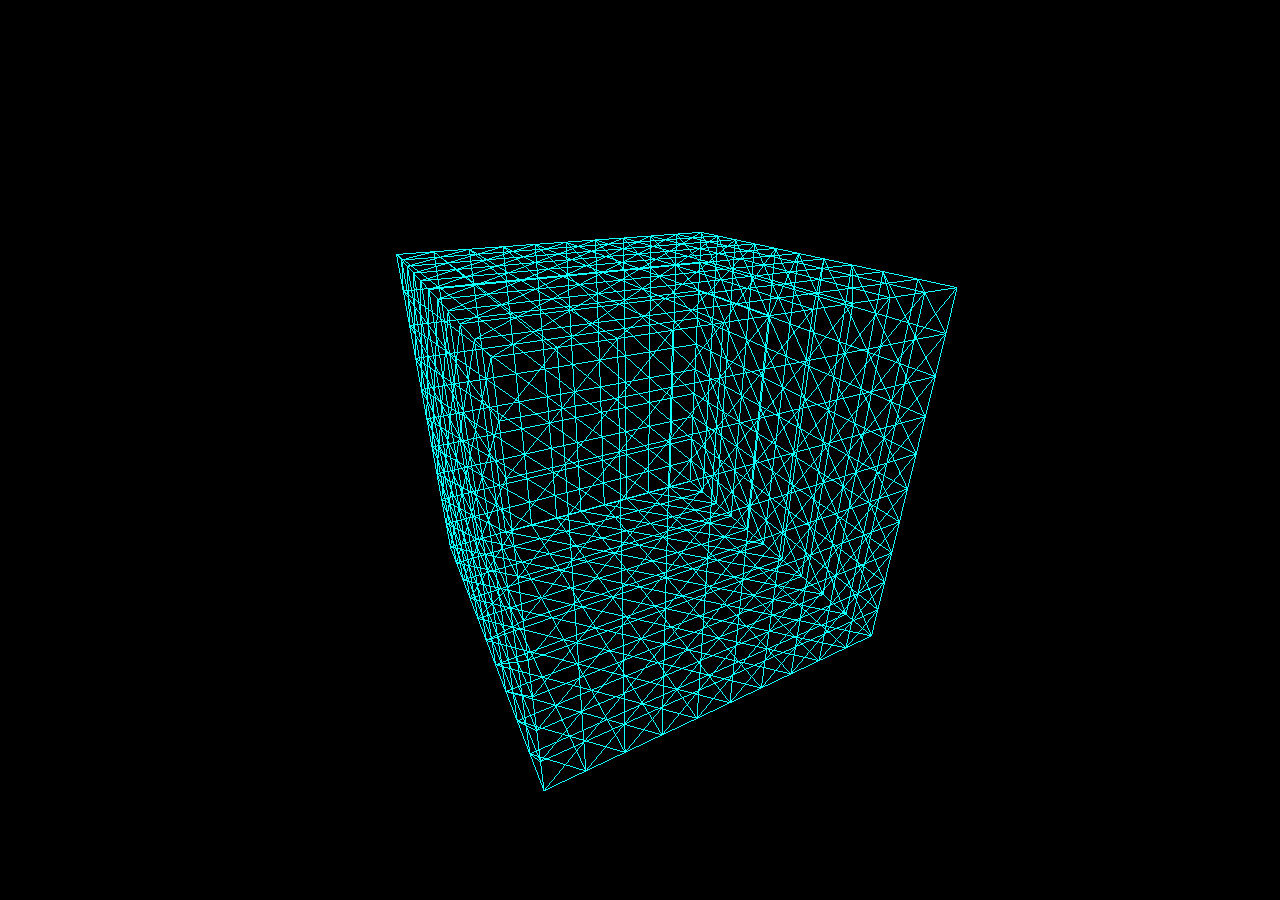
<file: index.html>
<html>

<head>
  <title>My first three.js app</title>
</head>

<body>
  <script src="js/three.js"></script>
  <link rel="stylesheet" type="text/css" href="css/home.css">
  <script>
  var scene, camera, renderer, geometry, material, cube, render;
  scene = new THREE.Scene();
  camera = new THREE.PerspectiveCamera(75, window.innerWidth / window.innerHeight, 0.1, 1000);

  renderer = new THREE.WebGLRenderer();
  renderer.setSize(window.innerWidth, window.innerHeight);
  document.body.appendChild(renderer.domElement);

  geometry = new THREE.BoxGeometry(3, 3, 3, 10, 10, 10);
  material = new THREE.MeshBasicMaterial({
    color: 0xfffff,
    wireframe: true
  });
  cube = new THREE.Mesh(geometry, material);
  scene.add(cube);

  camera.position.z = 5;

  render = function() {
    requestAnimationFrame(render);

    cube.rotation.x += 0.01;
    cube.rotation.y += 0.01;

    renderer.render(scene, camera);
  };

  render();
  </script>
</body>

</html>
</file>
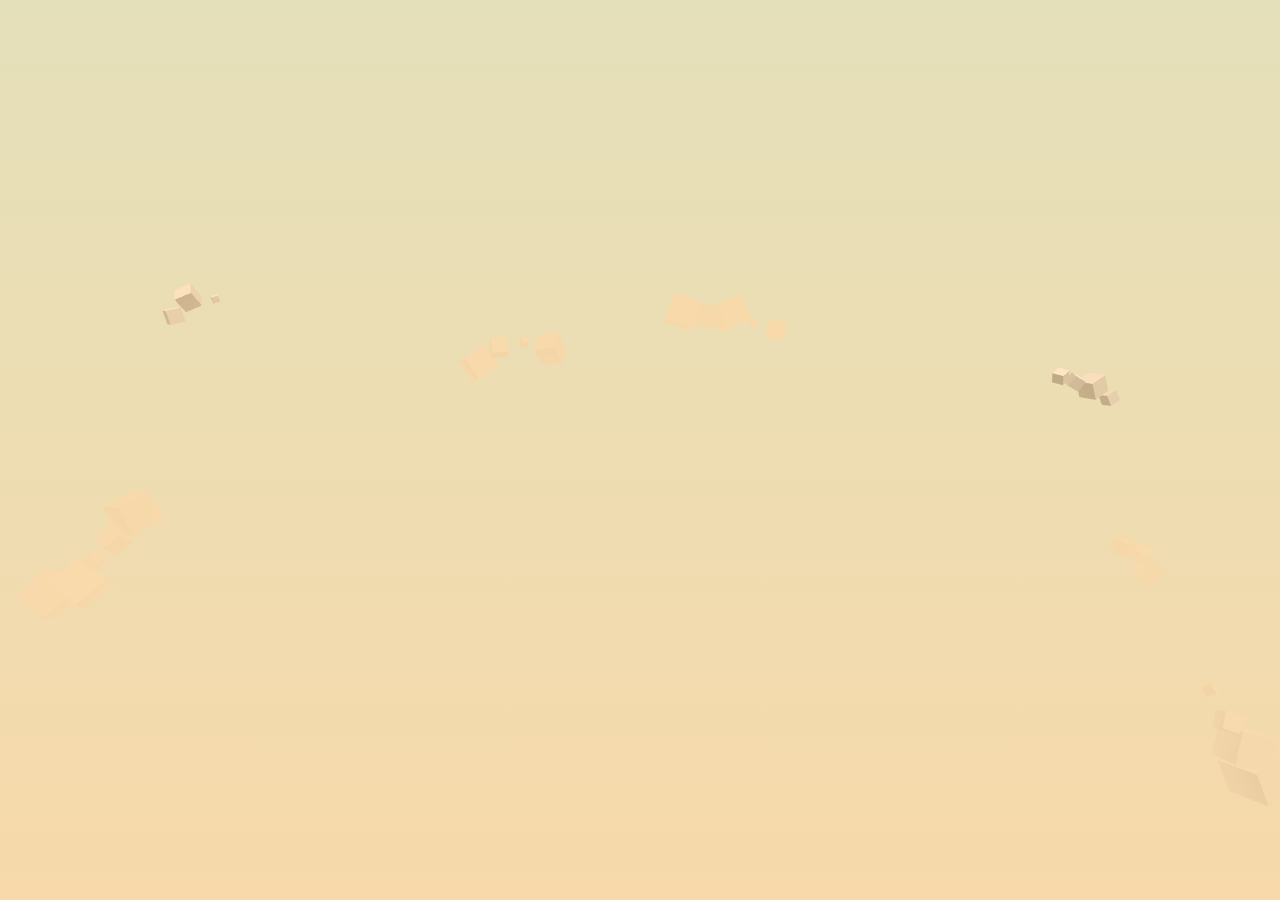
<file: cloud.html>
<html>

<head>
  <title>Clouds</title>
</head>

<body>
  <div id="world"></div>
  <script src="js/three.js"></script>
  <link rel="stylesheet" type="text/css" href="css/home.css">
  <script>
  //COLORS
  var Colors = {
    red: 0xf25346,
    white: 0xd8d0d1,
    brown: 0x59332e,
    pink: 0xF5986E,
    brownDark: 0x23190f,
    blue: 0x68c3c0,
  };

  // THREEJS RELATED VARIABLES

  var scene,
    camera, fieldOfView, aspectRatio, nearPlane, farPlane,
    renderer, container;

  //SCREEN & MOUSE VARIABLES

  var HEIGHT, WIDTH,
    mousePos = {
      x: 0,
      y: 0
    };

  //INIT THREE JS, SCREEN AND MOUSE EVENTS

  function createScene() {

    HEIGHT = window.innerHeight;
    WIDTH = window.innerWidth;

    scene = new THREE.Scene();
    aspectRatio = WIDTH / HEIGHT;
    fieldOfView = 60;
    nearPlane = 1;
    farPlane = 10000;
    camera = new THREE.PerspectiveCamera(
      fieldOfView,
      aspectRatio,
      nearPlane,
      farPlane
    );
    scene.fog = new THREE.Fog(0xf7d9aa, 100, 950);
    camera.position.x = 0;
    camera.position.z = 200;
    camera.position.y = 100;

    renderer = new THREE.WebGLRenderer({
      alpha: true,
      antialias: true
    });
    renderer.setSize(WIDTH, HEIGHT);
    renderer.shadowMap.enabled = true;
    container = document.getElementById('world');
    container.appendChild(renderer.domElement);

    window.addEventListener('resize', handleWindowResize, false);
  }

  // HANDLE SCREEN EVENTS

  function handleWindowResize() {
    HEIGHT = window.innerHeight;
    WIDTH = window.innerWidth;
    renderer.setSize(WIDTH, HEIGHT);
    camera.aspect = WIDTH / HEIGHT;
    camera.updateProjectionMatrix();
  }


  // LIGHTS

  var ambientLight, hemisphereLight, shadowLight;

  function createLights() {

    hemisphereLight = new THREE.HemisphereLight(0xaaaaaa, 0x000000, .9)
    shadowLight = new THREE.DirectionalLight(0xffffff, .9);
    shadowLight.position.set(150, 350, 350);
    shadowLight.castShadow = true;
    shadowLight.shadow.camera.left = -400;
    shadowLight.shadow.camera.right = 400;
    shadowLight.shadow.camera.top = 400;
    shadowLight.shadow.camera.bottom = -400;
    shadowLight.shadow.camera.near = 1;
    shadowLight.shadow.camera.far = 1000;
    shadowLight.shadow.mapSize.width = 2048;
    shadowLight.shadow.mapSize.height = 2048;

    scene.add(hemisphereLight);
    scene.add(shadowLight);
  }

  Sky = function() {
    this.mesh = new THREE.Object3D();
    this.nClouds = 20;
    this.clouds = [];
    var stepAngle = Math.PI * 2 / this.nClouds;
    for (var i = 0; i < this.nClouds; i++) {
      var c = new Cloud();
      this.clouds.push(c);
      var a = stepAngle * i;
      var h = 750 + Math.random() * 200;
      c.mesh.position.y = Math.sin(a) * h;
      c.mesh.position.x = Math.cos(a) * h;
      c.mesh.position.z = -400 - Math.random() * 400;
      c.mesh.rotation.z = a + Math.PI / 2;
      var s = 1 + Math.random() * 2;
      c.mesh.scale.set(s, s, s);
      this.mesh.add(c.mesh);
    }
  }

  Cloud = function() {
    this.mesh = new THREE.Object3D();
    this.mesh.name = "cloud";
    var geom = new THREE.CubeGeometry(20, 20, 20);
    var mat = new THREE.MeshPhongMaterial({
      color: Colors.white,
    });

    var nBlocs = 3 + Math.floor(Math.random() * 3);
    for (var i = 0; i < nBlocs; i++) {
      var m = new THREE.Mesh(geom.clone(), mat);
      m.position.x = i * 15;
      m.position.y = Math.random() * 10;
      m.position.z = Math.random() * 10;
      m.rotation.z = Math.random() * Math.PI * 2;
      m.rotation.y = Math.random() * Math.PI * 2;
      var s = .1 + Math.random() * .9;
      m.scale.set(s, s, s);
      m.castShadow = true;
      m.receiveShadow = true;
      this.mesh.add(m);
    }
  }

  function createSky() {
    sky = new Sky();
    sky.mesh.position.y = -600;
    scene.add(sky.mesh);
  }

  function loop() {
    sky.mesh.rotation.z += .01;
    renderer.render(scene, camera);
    requestAnimationFrame(loop);
  }

  function init(event) {
    document.addEventListener('mousemove', handleMouseMove, false);
    createScene();
    createLights();
    createSky();
    loop();
  }

  // HANDLE MOUSE EVENTS

  var mousePos = {
    x: 0,
    y: 0
  };

  function handleMouseMove(event) {
    var tx = -1 + (event.clientX / WIDTH) * 2;
    var ty = 1 - (event.clientY / HEIGHT) * 2;
    mousePos = {
      x: tx,
      y: ty
    };
  }

  window.addEventListener('load', init, false);
  </script>
</body>

</html>
</file>
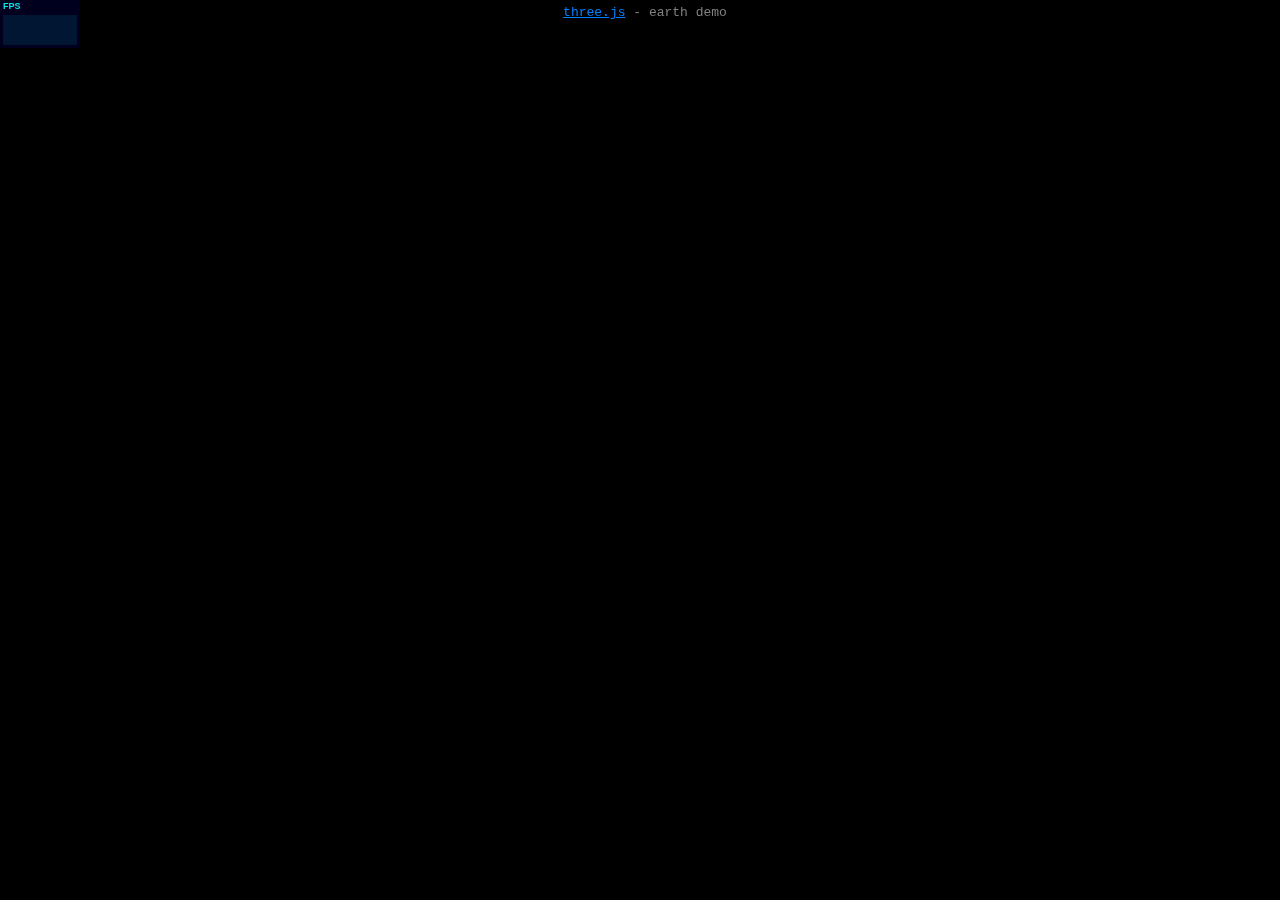
<file: earth1.html>
<!DOCTYPE html>
<html lang="en">

<head>
  <title>three.js canvas - geometry - earth</title>
  <meta charset="utf-8">
  <meta name="viewport" content="width=device-width, user-scalable=no, minimum-scale=1.0, maximum-scale=1.0">
  <style>
  body {
    color: #808080;
    font-family: Monospace;
    font-size: 13px;
    text-align: center;
    background-color: #ffffff;
    margin: 0px;
    overflow: hidden;
  }

  #info {
    position: absolute;
    top: 0px;
    width: 100%;
    padding: 5px;
  }

  a {
    color: #0080ff;
  }
  </style>
</head>

<body>
  <div id="container"></div>
  <div id="info"><a href="http://threejs.org" target="_blank">three.js</a> - earth demo</div>
  <script src="js/three.js"></script>
  <script src="js/Projector.js"></script>
  <script src="js/CanvasRenderer.js"></script>
  <script src="js/stats.min.js"></script>
  <script>
  var container, stats;
  var camera, scene, renderer;
  var group;
  var mouseX = 0,
    mouseY = 0;
  var windowHalfX = window.innerWidth / 2;
  var windowHalfY = window.innerHeight / 2;
  init();
  animate();

  function init() {
    container = document.getElementById('container');
    camera = new THREE.PerspectiveCamera(60, window.innerWidth / window.innerHeight, 1, 2000);
    camera.position.z = 500;
    scene = new THREE.Scene();
    group = new THREE.Group();
    scene.add(group);
    // earth
    var loader = new THREE.TextureLoader();
    var texture = loader.load('https://github.com/jeromeetienne/threex.planets/blob/master/images/earthmap1k.jpg');
    var geometry = new THREE.SphereGeometry(500, 20, 20);
    var material = new THREE.MeshBasicMaterial({
      map: texture,
      overdraw: 0.5
    });
    var mesh = new THREE.Mesh(geometry, material);
    group.add(mesh);
    // shadow
    var canvas = document.createElement('canvas');
    canvas.width = 128;
    canvas.height = 128;
    var context = canvas.getContext('2d');
    var gradient = context.createRadialGradient(
      canvas.width / 2,
      canvas.height / 2,
      0,
      canvas.width / 2,
      canvas.height / 2,
      canvas.width / 2
    );
    gradient.addColorStop(0.1, 'rgba(210,210,210,1)');
    gradient.addColorStop(1, 'rgba(255,255,255,1)');
    context.fillStyle = gradient;
    context.fillRect(0, 0, canvas.width, canvas.height);
    var texture = new THREE.CanvasTexture(canvas);
    var geometry = new THREE.PlaneBufferGeometry(300, 300, 3, 3);
    var material = new THREE.MeshBasicMaterial({
      map: texture,
      overdraw: 0.5
    });
    var mesh = new THREE.Mesh(geometry, material);
    mesh.position.y = -250;
    mesh.rotation.x = -Math.PI / 2;
    group.add(mesh);
    renderer = new THREE.CanvasRenderer();
    renderer.setClearColor(0xffffff);
    renderer.setPixelRatio(window.devicePixelRatio);
    renderer.setSize(window.innerWidth, window.innerHeight);
    container.appendChild(renderer.domElement);
    stats = new Stats();
    container.appendChild(stats.dom);
    document.addEventListener('mousemove', onDocumentMouseMove, false);
    //
    window.addEventListener('resize', onWindowResize, false);
  }

  function onWindowResize() {
    windowHalfX = window.innerWidth / 2;
    windowHalfY = window.innerHeight / 2;
    camera.aspect = window.innerWidth / window.innerHeight;
    camera.updateProjectionMatrix();
    renderer.setSize(window.innerWidth, window.innerHeight);
  }

  function onDocumentMouseMove(event) {
    mouseX = (event.clientX - windowHalfX);
    mouseY = (event.clientY - windowHalfY);
  }
  //
  function animate() {
    requestAnimationFrame(animate);
    render();
    stats.update();
  }

  function render() {
    camera.position.x += (mouseX - camera.position.x) * 0.05;
    camera.position.y += (-mouseY - camera.position.y) * 0.05;
    camera.lookAt(scene.position);
    group.rotation.y -= 0.005;
    renderer.render(scene, camera);
  }
  </script>
</body>

</html>
</file>
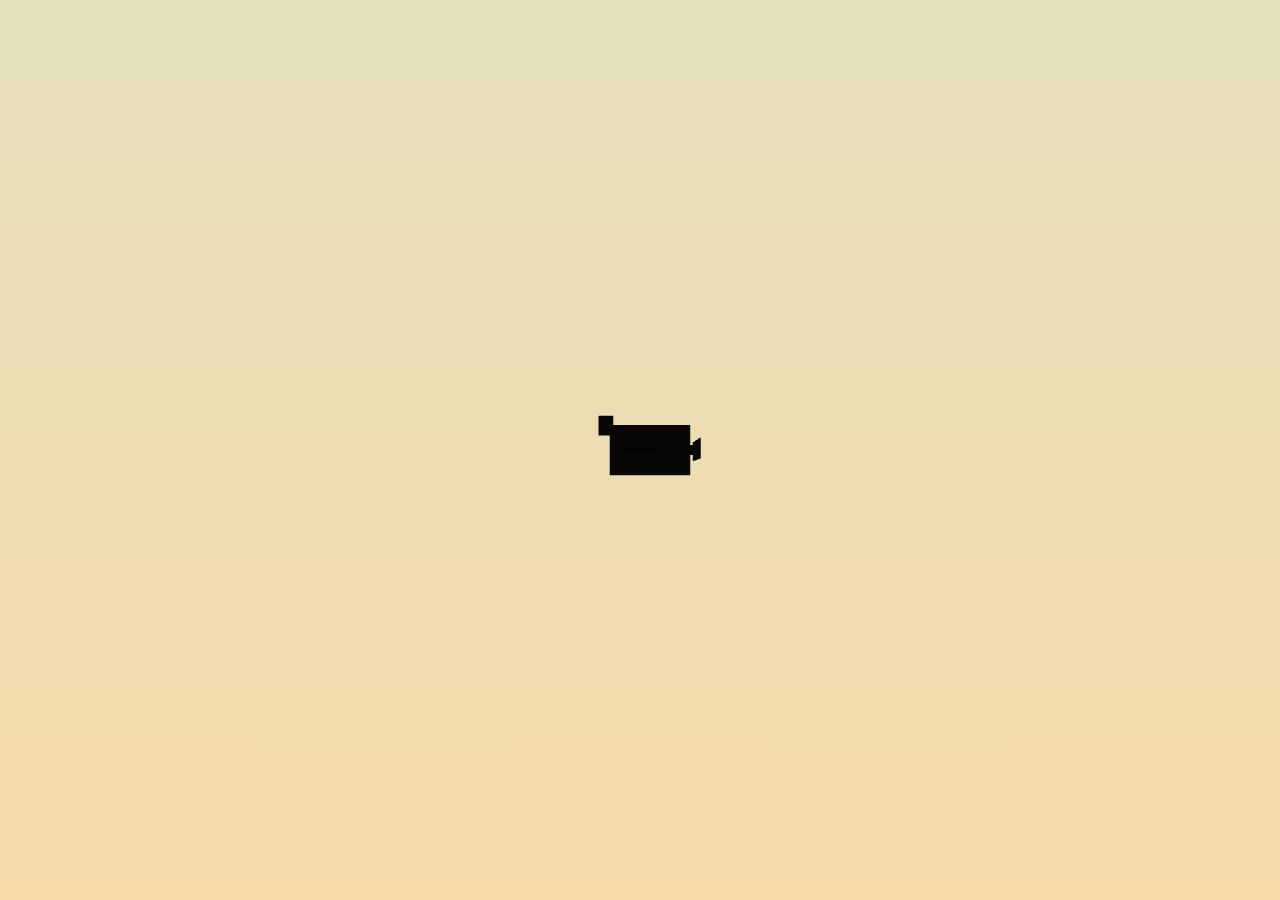
<file: plane_moving.html>
<html>

<head>
  <title>Airplane movement</title>
</head>

<body>
  <div id="world"></div>
  <script src="js/three.js"></script>
  <link rel="stylesheet" type="text/css" href="css/home.css">
  <script>
  //COLORS
  var Colors = {
    red: 0xf25346,
    white: 0xd8d0d1,
    brown: 0x59332e,
    pink: 0xF5986E,
    brownDark: 0x23190f,
    blue: 0x68c3c0,
  };

  // THREEJS RELATED VARIABLES

  var scene,
    camera, fieldOfView, aspectRatio, nearPlane, farPlane,
    renderer, container;

  //SCREEN & MOUSE VARIABLES

  var HEIGHT, WIDTH,
    mousePos = {
      x: 0,
      y: 0
    };

  //INIT THREE JS, SCREEN AND MOUSE EVENTS

  function createScene() {

    HEIGHT = window.innerHeight;
    WIDTH = window.innerWidth;

    scene = new THREE.Scene();
    aspectRatio = WIDTH / HEIGHT;
    fieldOfView = 60;
    nearPlane = 1;
    farPlane = 10000;
    camera = new THREE.PerspectiveCamera(
      fieldOfView,
      aspectRatio,
      nearPlane,
      farPlane
    );
    scene.fog = new THREE.Fog(0xf7d9aa, 100, 950);
    camera.position.x = 0;
    camera.position.z = 200;
    camera.position.y = 100;

    renderer = new THREE.WebGLRenderer({
      alpha: true,
      antialias: true
    });
    renderer.setSize(WIDTH, HEIGHT);
    renderer.shadowMap.enabled = true;
    container = document.getElementById('world');
    container.appendChild(renderer.domElement);

    window.addEventListener('resize', handleWindowResize, false);
  }

  // HANDLE SCREEN EVENTS

  function handleWindowResize() {
    HEIGHT = window.innerHeight;
    WIDTH = window.innerWidth;
    renderer.setSize(WIDTH, HEIGHT);
    camera.aspect = WIDTH / HEIGHT;
    camera.updateProjectionMatrix();
  }


  // LIGHTS

  var ambientLight, hemisphereLight, shadowLight;

  function createLights() {

    hemisphereLight = new THREE.HemisphereLight(0xaaaaaa, 0x000000, .9)
    shadowLight = new THREE.DirectionalLight(0xffffff, .9);
    shadowLight.position.set(150, 350, 350);
    shadowLight.castShadow = true;
    shadowLight.shadow.camera.left = -400;
    shadowLight.shadow.camera.right = 400;
    shadowLight.shadow.camera.top = 400;
    shadowLight.shadow.camera.bottom = -400;
    shadowLight.shadow.camera.near = 1;
    shadowLight.shadow.camera.far = 1000;
    shadowLight.shadow.mapSize.width = 2048;
    shadowLight.shadow.mapSize.height = 2048;

    scene.add(hemisphereLight);
    scene.add(shadowLight);
  }


  var AirPlane = function() {
    this.mesh = new THREE.Object3D();
    this.mesh.name = "airPlane";

    // Create the cabin
    var geomCockpit = new THREE.BoxGeometry(60, 50, 50, 1, 1, 1);
    var matCockpit = new THREE.MeshPhongMaterial({
      color: Colors.red,
      shading: THREE.FlatShading
    });
    var cockpit = new THREE.Mesh(geomCockpit, matCockpit);
    cockpit.castShadow = true;
    cockpit.receiveShadow = true;
    this.mesh.add(cockpit);

    // Create Engine
    var geomEngine = new THREE.BoxGeometry(20, 50, 50, 1, 1, 1);
    var matEngine = new THREE.MeshPhongMaterial({
      color: Colors.white,
      shading: THREE.FlatShading
    });
    var engine = new THREE.Mesh(geomEngine, matEngine);
    engine.position.x = 40;
    engine.castShadow = true;
    engine.receiveShadow = true;
    this.mesh.add(engine);

    // Create Tailplane

    var geomTailPlane = new THREE.BoxGeometry(15, 20, 5, 1, 1, 1);
    var matTailPlane = new THREE.MeshPhongMaterial({
      color: Colors.red,
      shading: THREE.FlatShading
    });
    var tailPlane = new THREE.Mesh(geomTailPlane, matTailPlane);
    tailPlane.position.set(-35, 25, 0);
    tailPlane.castShadow = true;
    tailPlane.receiveShadow = true;
    this.mesh.add(tailPlane);

    // Create Wing

    var geomSideWing = new THREE.BoxGeometry(40, 8, 150, 1, 1, 1);
    var matSideWing = new THREE.MeshPhongMaterial({
      color: Colors.red,
      shading: THREE.FlatShading
    });
    var sideWing = new THREE.Mesh(geomSideWing, matSideWing);
    sideWing.position.set(0, 0, 0);
    sideWing.castShadow = true;
    sideWing.receiveShadow = true;
    this.mesh.add(sideWing);

    // Propeller

    var geomPropeller = new THREE.BoxGeometry(20, 10, 10, 1, 1, 1);
    var matPropeller = new THREE.MeshPhongMaterial({
      color: Colors.brown,
      shading: THREE.FlatShading
    });
    this.propeller = new THREE.Mesh(geomPropeller, matPropeller);
    this.propeller.castShadow = true;
    this.propeller.receiveShadow = true;

    // Blades

    var geomBlade = new THREE.BoxGeometry(1, 100, 20, 1, 1, 1);
    var matBlade = new THREE.MeshPhongMaterial({
      color: Colors.brownDark,
      shading: THREE.FlatShading
    });

    var blade = new THREE.Mesh(geomBlade, matBlade);
    blade.position.set(8, 0, 0);
    blade.castShadow = true;
    blade.receiveShadow = true;
    this.propeller.add(blade);
    this.propeller.position.set(50, 0, 0);
    this.mesh.add(this.propeller);
  };

// 3D Models

  var airplane;

  function createPlane() {
    airplane = new AirPlane();
    airplane.mesh.scale.set(.25, .25, .25);
    airplane.mesh.position.y = 100;
    scene.add(airplane.mesh);
  }

  function loop() {
    updatePlane();
    renderer.render(scene, camera);
    requestAnimationFrame(loop);
  }

  function updatePlane() {
    var targetY = normalize(mousePos.y, -.75, .75, 25, 175);
    var targetX = normalize(mousePos.x, -.75, .75, -100, 100);
    airplane.mesh.position.y = targetY;
    airplane.mesh.position.x = targetX;
    airplane.propeller.rotation.x += 0.3;
  }

  function normalize(v, vmin, vmax, tmin, tmax) {
    var nv = Math.max(Math.min(v, vmax), vmin);
    var dv = vmax - vmin;
    var pc = (nv - vmin) / dv;
    var dt = tmax - tmin;
    var tv = tmin + (pc * dt);
    return tv;
  }

  function init(event) {
    document.addEventListener('mousemove', handleMouseMove, false);
    createScene();
    createPlane();
    loop();
  }

  // HANDLE MOUSE EVENTS

  var mousePos = {
    x: 0,
    y: 0
  };

  function handleMouseMove(event) {
    var tx = -1 + (event.clientX / WIDTH) * 2;
    var ty = 1 - (event.clientY / HEIGHT) * 2;
    mousePos = {
      x: tx,
      y: ty
    };
  }

  window.addEventListener('load', init, false);
  </script>
</body>

</html>
</file>
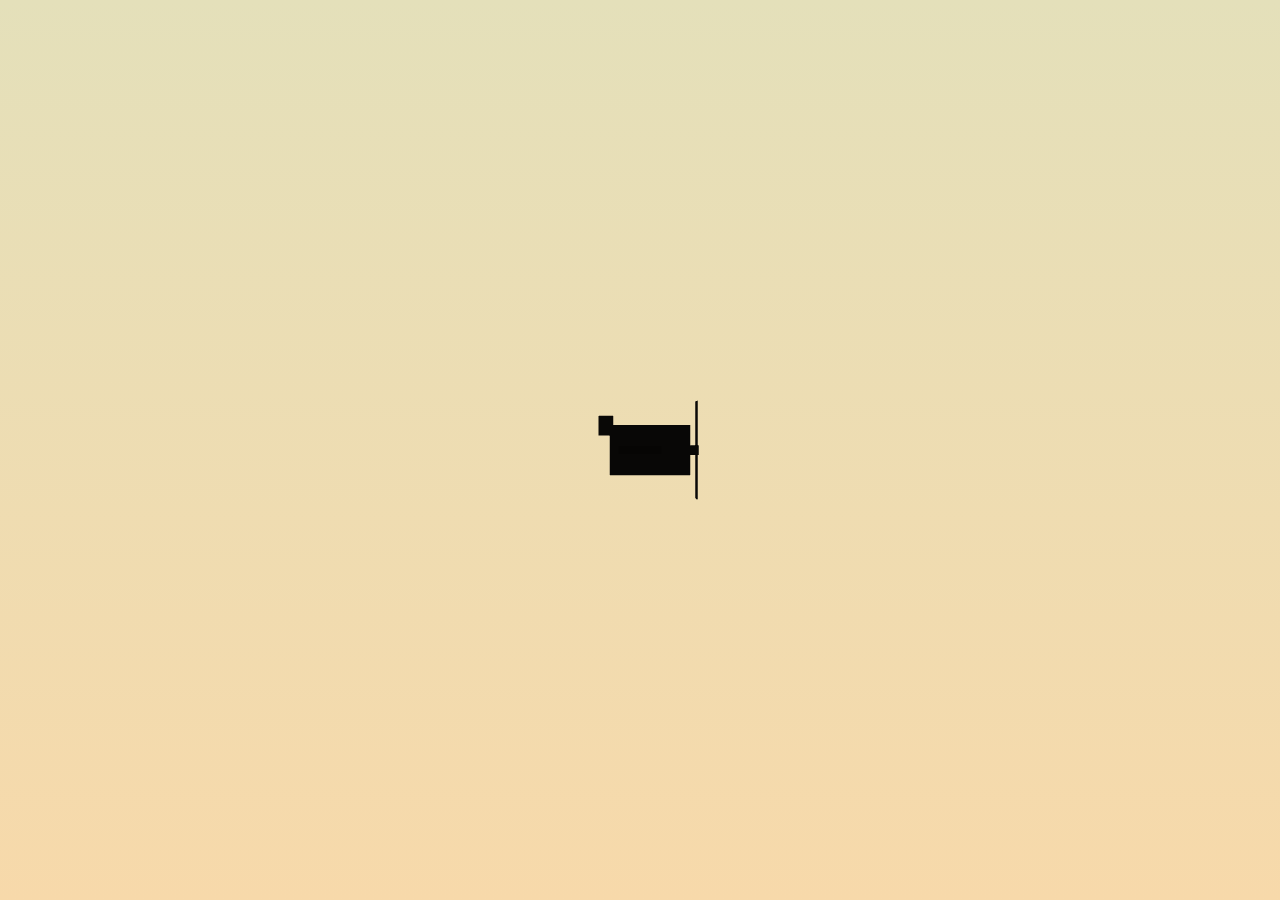
<file: plane_static.html>
<html>

<head>
  <title>Clouds</title>
</head>

<body>
  <div id="world"></div>
  <script src="js/three.js"></script>
  <link rel="stylesheet" type="text/css" href="css/home.css">
  <script>
  //COLORS
  var Colors = {
    red: 0xf25346,
    white: 0xd8d0d1,
    brown: 0x59332e,
    pink: 0xF5986E,
    brownDark: 0x23190f,
    blue: 0x68c3c0,
  };

  // THREEJS RELATED VARIABLES

  var scene,
    camera, fieldOfView, aspectRatio, nearPlane, farPlane,
    renderer, container;

  //SCREEN & MOUSE VARIABLES

  var HEIGHT, WIDTH,
    mousePos = {
      x: 0,
      y: 0
    };

  //INIT THREE JS, SCREEN AND MOUSE EVENTS

  function createScene() {

    HEIGHT = window.innerHeight;
    WIDTH = window.innerWidth;

    scene = new THREE.Scene();
    aspectRatio = WIDTH / HEIGHT;
    fieldOfView = 60;
    nearPlane = 1;
    farPlane = 10000;
    camera = new THREE.PerspectiveCamera(
      fieldOfView,
      aspectRatio,
      nearPlane,
      farPlane
    );
    scene.fog = new THREE.Fog(0xf7d9aa, 100, 950);
    camera.position.x = 0;
    camera.position.z = 200;
    camera.position.y = 100;

    renderer = new THREE.WebGLRenderer({
      alpha: true,
      antialias: true
    });
    renderer.setSize(WIDTH, HEIGHT);
    renderer.shadowMap.enabled = true;
    container = document.getElementById('world');
    container.appendChild(renderer.domElement);

    window.addEventListener('resize', handleWindowResize, false);
  }

  // HANDLE SCREEN EVENTS

  function handleWindowResize() {
    HEIGHT = window.innerHeight;
    WIDTH = window.innerWidth;
    renderer.setSize(WIDTH, HEIGHT);
    camera.aspect = WIDTH / HEIGHT;
    camera.updateProjectionMatrix();
  }


  // LIGHTS

  var ambientLight, hemisphereLight, shadowLight;

  function createLights() {

    hemisphereLight = new THREE.HemisphereLight(0xaaaaaa, 0x000000, .9)
    shadowLight = new THREE.DirectionalLight(0xffffff, .9);
    shadowLight.position.set(150, 350, 350);
    shadowLight.castShadow = true;
    shadowLight.shadow.camera.left = -400;
    shadowLight.shadow.camera.right = 400;
    shadowLight.shadow.camera.top = 400;
    shadowLight.shadow.camera.bottom = -400;
    shadowLight.shadow.camera.near = 1;
    shadowLight.shadow.camera.far = 1000;
    shadowLight.shadow.mapSize.width = 2048;
    shadowLight.shadow.mapSize.height = 2048;

    scene.add(hemisphereLight);
    scene.add(shadowLight);
  }


  var AirPlane = function() {
    this.mesh = new THREE.Object3D();
    this.mesh.name = "airPlane";

    // Create the cabin
    var geomCockpit = new THREE.BoxGeometry(60, 50, 50, 1, 1, 1);
    var matCockpit = new THREE.MeshPhongMaterial({
      color: Colors.red,
      shading: THREE.FlatShading
    });
    var cockpit = new THREE.Mesh(geomCockpit, matCockpit);
    cockpit.castShadow = true;
    cockpit.receiveShadow = true;
    this.mesh.add(cockpit);

    // Create Engine
    var geomEngine = new THREE.BoxGeometry(20, 50, 50, 1, 1, 1);
    var matEngine = new THREE.MeshPhongMaterial({
      color: Colors.white,
      shading: THREE.FlatShading
    });
    var engine = new THREE.Mesh(geomEngine, matEngine);
    engine.position.x = 40;
    engine.castShadow = true;
    engine.receiveShadow = true;
    this.mesh.add(engine);

    // Create Tailplane

    var geomTailPlane = new THREE.BoxGeometry(15, 20, 5, 1, 1, 1);
    var matTailPlane = new THREE.MeshPhongMaterial({
      color: Colors.red,
      shading: THREE.FlatShading
    });
    var tailPlane = new THREE.Mesh(geomTailPlane, matTailPlane);
    tailPlane.position.set(-35, 25, 0);
    tailPlane.castShadow = true;
    tailPlane.receiveShadow = true;
    this.mesh.add(tailPlane);

    // Create Wing

    var geomSideWing = new THREE.BoxGeometry(40, 8, 150, 1, 1, 1);
    var matSideWing = new THREE.MeshPhongMaterial({
      color: Colors.red,
      shading: THREE.FlatShading
    });
    var sideWing = new THREE.Mesh(geomSideWing, matSideWing);
    sideWing.position.set(0, 0, 0);
    sideWing.castShadow = true;
    sideWing.receiveShadow = true;
    this.mesh.add(sideWing);

    // Propeller

    var geomPropeller = new THREE.BoxGeometry(20, 10, 10, 1, 1, 1);
    var matPropeller = new THREE.MeshPhongMaterial({
      color: Colors.brown,
      shading: THREE.FlatShading
    });
    this.propeller = new THREE.Mesh(geomPropeller, matPropeller);
    this.propeller.castShadow = true;
    this.propeller.receiveShadow = true;

    // Blades

    var geomBlade = new THREE.BoxGeometry(1, 100, 20, 1, 1, 1);
    var matBlade = new THREE.MeshPhongMaterial({
      color: Colors.brownDark,
      shading: THREE.FlatShading
    });

    var blade = new THREE.Mesh(geomBlade, matBlade);
    blade.position.set(8, 0, 0);
    blade.castShadow = true;
    blade.receiveShadow = true;
    this.propeller.add(blade);
    this.propeller.position.set(50, 0, 0);
    this.mesh.add(this.propeller);
  };

// 3D Models

  var airplane;

  function createPlane() {
    airplane = new AirPlane();
    airplane.mesh.scale.set(.25, .25, .25);
    airplane.mesh.position.y = 100;
    scene.add(airplane.mesh);
  }

  function loop() {
    renderer.render(scene, camera);
    requestAnimationFrame(loop);
  }

  function init(event) {
    document.addEventListener('mousemove', handleMouseMove, false);
    createScene();
    createPlane();
    loop();
  }

  // HANDLE MOUSE EVENTS

  var mousePos = {
    x: 0,
    y: 0
  };

  function handleMouseMove(event) {
    var tx = -1 + (event.clientX / WIDTH) * 2;
    var ty = 1 - (event.clientY / HEIGHT) * 2;
    mousePos = {
      x: tx,
      y: ty
    };
  }

  window.addEventListener('load', init, false);
  </script>
</body>

</html>
</file>
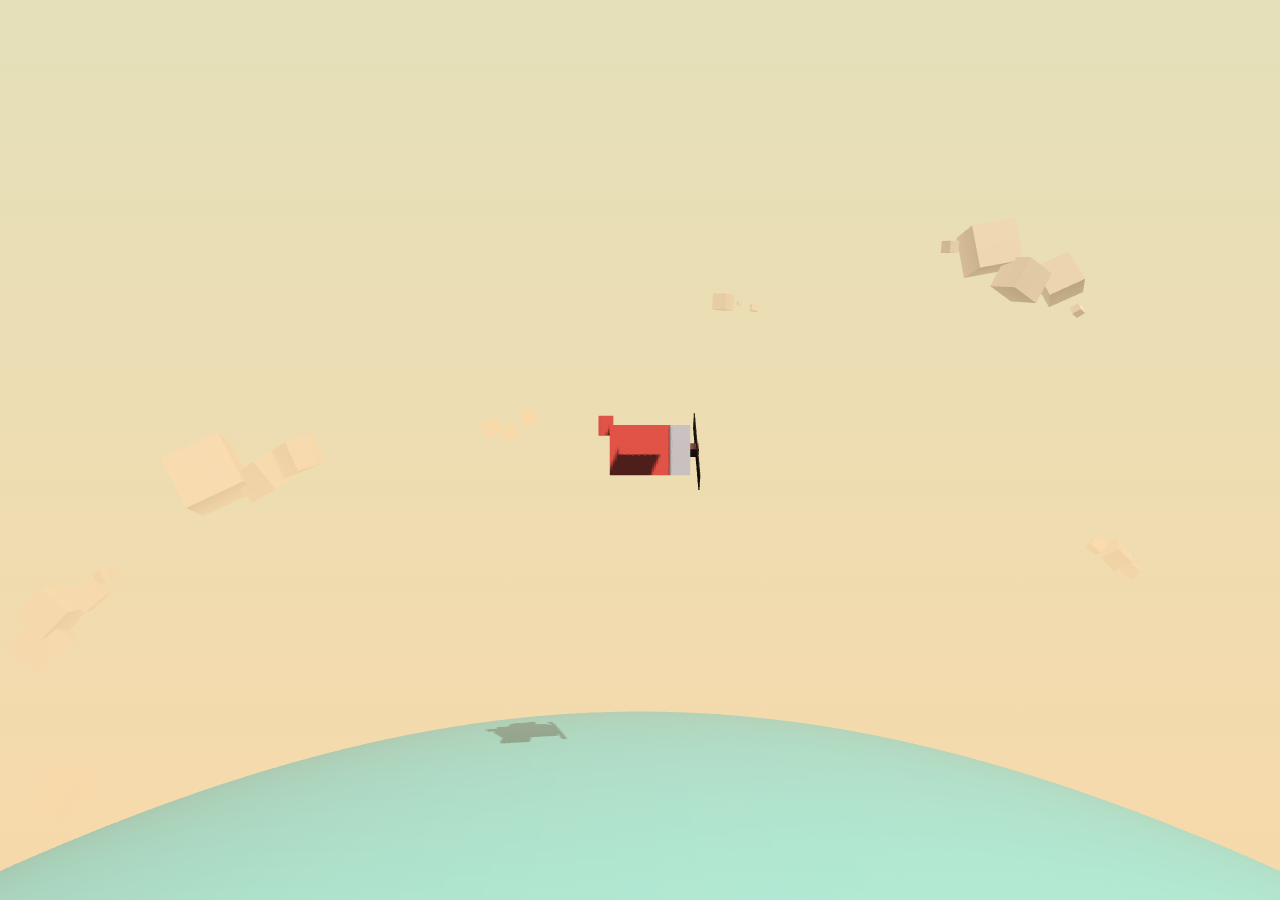
<file: scene.html>
<html>

<head>
  <title>Scene</title>
</head>

<body>
  <div id="world"></div>
  <script src="js/three.js"></script>
  <link rel="stylesheet" type="text/css" href="css/home.css">
  <script>
//COLORS
var Colors = {
    red:0xf25346,
    white:0xd8d0d1,
    brown:0x59332e,
    pink:0xF5986E,
    brownDark:0x23190f,
    blue:0x68c3c0,
};

// THREEJS RELATED VARIABLES

var scene,
    camera, fieldOfView, aspectRatio, nearPlane, farPlane,
    renderer, container;

//SCREEN & MOUSE VARIABLES

var HEIGHT, WIDTH,
    mousePos = { x: 0, y: 0 };

//INIT THREE JS, SCREEN AND MOUSE EVENTS

function createScene() {

  HEIGHT = window.innerHeight;
  WIDTH = window.innerWidth;

  scene = new THREE.Scene();
  aspectRatio = WIDTH / HEIGHT;
  fieldOfView = 60;
  nearPlane = 1;
  farPlane = 10000;
  camera = new THREE.PerspectiveCamera(
    fieldOfView,
    aspectRatio,
    nearPlane,
    farPlane
    );
  scene.fog = new THREE.Fog(0xf7d9aa, 100,950);
  camera.position.x = 0;
  camera.position.z = 200;
  camera.position.y = 100;

  renderer = new THREE.WebGLRenderer({ alpha: true, antialias: true });
  renderer.setSize(WIDTH, HEIGHT);
  renderer.shadowMap.enabled = true;
  container = document.getElementById('world');
  container.appendChild(renderer.domElement);

  window.addEventListener('resize', handleWindowResize, false);
}

// HANDLE SCREEN EVENTS

function handleWindowResize() {
  HEIGHT = window.innerHeight;
  WIDTH = window.innerWidth;
  renderer.setSize(WIDTH, HEIGHT);
  camera.aspect = WIDTH / HEIGHT;
  camera.updateProjectionMatrix();
}


// LIGHTS

var ambientLight, hemisphereLight, shadowLight;

function createLights() {

  hemisphereLight = new THREE.HemisphereLight(0xaaaaaa,0x000000, .9)
  shadowLight = new THREE.DirectionalLight(0xffffff, .9);
  shadowLight.position.set(150, 350, 350);
  shadowLight.castShadow = true;
  shadowLight.shadow.camera.left = -400;
  shadowLight.shadow.camera.right = 400;
  shadowLight.shadow.camera.top = 400;
  shadowLight.shadow.camera.bottom = -400;
  shadowLight.shadow.camera.near = 1;
  shadowLight.shadow.camera.far = 1000;
  shadowLight.shadow.mapSize.width = 2048;
  shadowLight.shadow.mapSize.height = 2048;

  scene.add(hemisphereLight);
  scene.add(shadowLight);
}


var AirPlane = function(){
  this.mesh = new THREE.Object3D();
  this.mesh.name = "airPlane";

  // Create the cabin
  var geomCockpit = new THREE.BoxGeometry(60,50,50,1,1,1);
  var matCockpit = new THREE.MeshPhongMaterial({color:Colors.red, shading:THREE.FlatShading});
  var cockpit = new THREE.Mesh(geomCockpit, matCockpit);
  cockpit.castShadow = true;
  cockpit.receiveShadow = true;
  this.mesh.add(cockpit);

  // Create Engine
  var geomEngine = new THREE.BoxGeometry(20,50,50,1,1,1);
  var matEngine = new THREE.MeshPhongMaterial({color:Colors.white, shading:THREE.FlatShading});
  var engine = new THREE.Mesh(geomEngine, matEngine);
  engine.position.x = 40;
  engine.castShadow = true;
  engine.receiveShadow = true;
  this.mesh.add(engine);

  // Create Tailplane

  var geomTailPlane = new THREE.BoxGeometry(15,20,5,1,1,1);
  var matTailPlane = new THREE.MeshPhongMaterial({color:Colors.red, shading:THREE.FlatShading});
  var tailPlane = new THREE.Mesh(geomTailPlane, matTailPlane);
  tailPlane.position.set(-35,25,0);
  tailPlane.castShadow = true;
  tailPlane.receiveShadow = true;
  this.mesh.add(tailPlane);

  // Create Wing

  var geomSideWing = new THREE.BoxGeometry(40,8,150,1,1,1);
  var matSideWing = new THREE.MeshPhongMaterial({color:Colors.red, shading:THREE.FlatShading});
  var sideWing = new THREE.Mesh(geomSideWing, matSideWing);
  sideWing.position.set(0,0,0);
  sideWing.castShadow = true;
  sideWing.receiveShadow = true;
  this.mesh.add(sideWing);

  // Propeller

  var geomPropeller = new THREE.BoxGeometry(20,10,10,1,1,1);
  var matPropeller = new THREE.MeshPhongMaterial({color:Colors.brown, shading:THREE.FlatShading});
  this.propeller = new THREE.Mesh(geomPropeller, matPropeller);
  this.propeller.castShadow = true;
  this.propeller.receiveShadow = true;

  // Blades

  var geomBlade = new THREE.BoxGeometry(1,100,20,1,1,1);
  var matBlade = new THREE.MeshPhongMaterial({color:Colors.brownDark, shading:THREE.FlatShading});

  var blade = new THREE.Mesh(geomBlade, matBlade);
  blade.position.set(8,0,0);
  blade.castShadow = true;
  blade.receiveShadow = true;
  this.propeller.add(blade);
  this.propeller.position.set(50,0,0);
  this.mesh.add(this.propeller);
};

Sky = function(){
  this.mesh = new THREE.Object3D();
  this.nClouds = 20;
  this.clouds = [];
  var stepAngle = Math.PI*2 / this.nClouds;
  for(var i=0; i<this.nClouds; i++){
    var c = new Cloud();
    this.clouds.push(c);
    var a = stepAngle*i;
    var h = 750 + Math.random()*200;
    c.mesh.position.y = Math.sin(a)*h;
    c.mesh.position.x = Math.cos(a)*h;
    c.mesh.position.z = -400-Math.random()*400;
    c.mesh.rotation.z = a + Math.PI/2;
    var s = 1+Math.random()*2;
    c.mesh.scale.set(s,s,s);
    this.mesh.add(c.mesh);
  }
}

Sea = function(){
  var geom = new THREE.SphereGeometry(600,600,800,40,10);
  geom.applyMatrix(new THREE.Matrix4().makeRotationX(-Math.PI/2));
  var mat = new THREE.MeshPhongMaterial({
    color:Colors.blue,
    transparent:true,
    opacity:.6,
    shading:THREE.FlatShading,
  });
  this.mesh = new THREE.Mesh(geom, mat);
  this.mesh.receiveShadow = true;
}

Cloud = function(){
  this.mesh = new THREE.Object3D();
  this.mesh.name = "cloud";
  var geom = new THREE.CubeGeometry(20,20,20);
  var mat = new THREE.MeshPhongMaterial({
    color:Colors.white,
  });

  var nBlocs = 3+Math.floor(Math.random()*3);
  for (var i=0; i<nBlocs; i++ ){
    var m = new THREE.Mesh(geom.clone(), mat);
    m.position.x = i*15;
    m.position.y = Math.random()*10;
    m.position.z = Math.random()*10;
    m.rotation.z = Math.random()*Math.PI*2;
    m.rotation.y = Math.random()*Math.PI*2;
    var s = .1 + Math.random()*.9;
    m.scale.set(s,s,s);
    m.castShadow = true;
    m.receiveShadow = true;
    this.mesh.add(m);
  }
}

// 3D Models
var sea;
var airplane;

function createPlane(){
  airplane = new AirPlane();
  airplane.mesh.scale.set(.25,.25,.25);
  airplane.mesh.position.y = 100;
  scene.add(airplane.mesh);
}

function createSea(){
  sea = new Sea();
  sea.mesh.position.y = -600;
  scene.add(sea.mesh);
}

function createSky(){
  sky = new Sky();
  sky.mesh.position.y = -600;
  scene.add(sky.mesh);
}

function loop(){
  updatePlane();
  sea.mesh.rotation.z += .005;
  sky.mesh.rotation.z += .01;
  renderer.render(scene, camera);
  requestAnimationFrame(loop);
}

function updatePlane(){
  var targetY = normalize(mousePos.y,-.75,.75,25, 175);
  var targetX = normalize(mousePos.x,-.75,.75,-100, 100);
  airplane.mesh.position.y = targetY;
  airplane.mesh.position.x = targetX;
  airplane.propeller.rotation.x += 0.3;
}

function normalize(v,vmin,vmax,tmin, tmax){
  var nv = Math.max(Math.min(v,vmax), vmin);
  var dv = vmax-vmin;
  var pc = (nv-vmin)/dv;
  var dt = tmax-tmin;
  var tv = tmin + (pc*dt);
  return tv;
}

function init(event){
  document.addEventListener('mousemove', handleMouseMove, false);
  createScene();
  createLights();
  createPlane();
  createSea();
  createSky();
  loop();
}

// HANDLE MOUSE EVENTS

var mousePos = { x: 0, y: 0 };

function handleMouseMove(event) {
  var tx = -1 + (event.clientX / WIDTH)*2;
  var ty = 1 - (event.clientY / HEIGHT)*2;
  mousePos = {x:tx, y:ty};
}

window.addEventListener('load', init, false);
  </script>
</body>

</html>
</file>
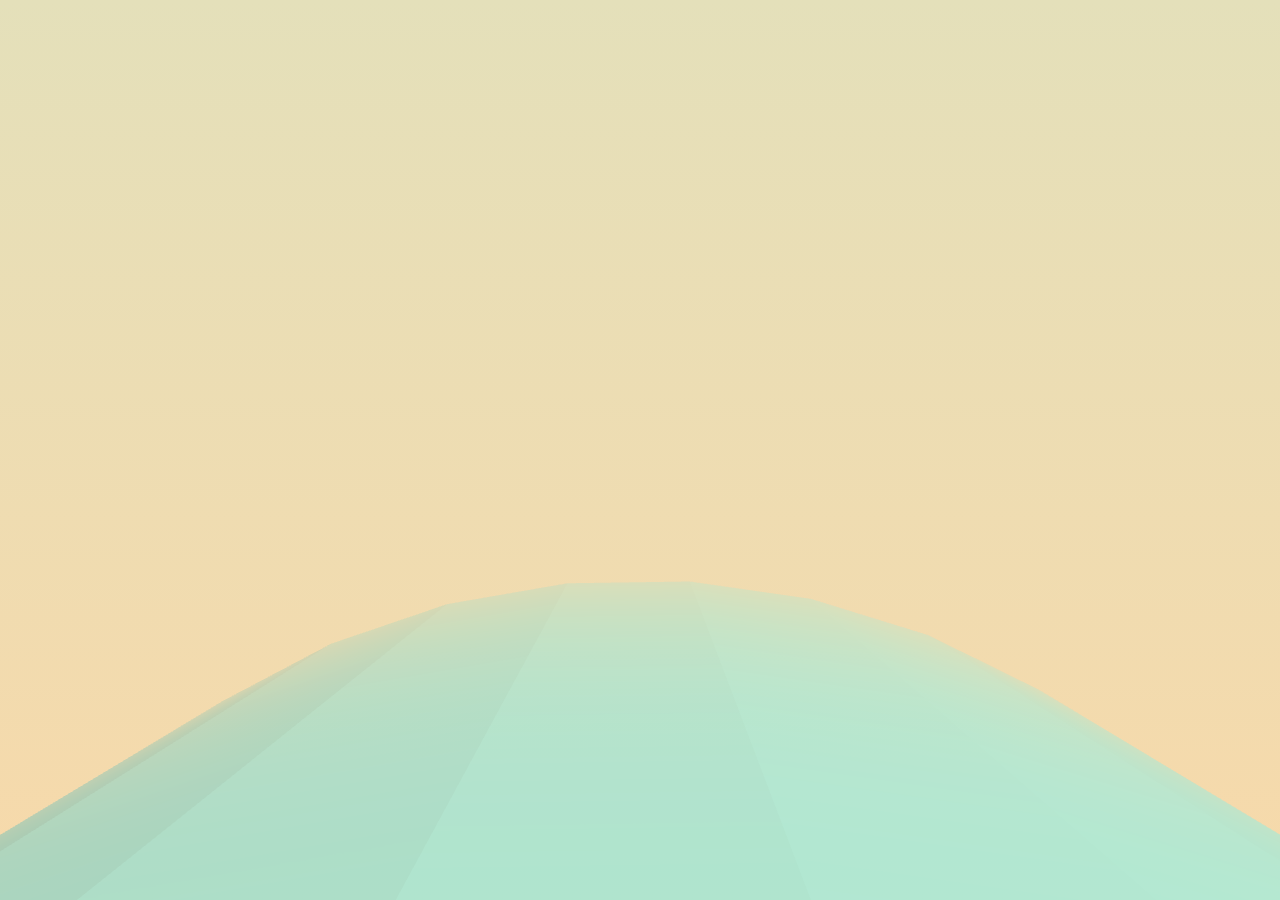
<file: sea.html>
<html>

<head>
  <title>Clouds</title>
</head>

<body>
  <div id="world"></div>
  <script src="js/three.js"></script>
  <link rel="stylesheet" type="text/css" href="css/home.css">
  <script>
  //COLORS
  var Colors = {
    red: 0xf25346,
    white: 0xd8d0d1,
    brown: 0x59332e,
    pink: 0xF5986E,
    brownDark: 0x23190f,
    blue: 0x68c3c0,
  };

  // THREEJS RELATED VARIABLES

  var scene,
    camera, fieldOfView, aspectRatio, nearPlane, farPlane,
    renderer, container;

  //SCREEN & MOUSE VARIABLES

  var HEIGHT, WIDTH,
    mousePos = {
      x: 0,
      y: 0
    };

  //INIT THREE JS, SCREEN AND MOUSE EVENTS

  function createScene() {

    HEIGHT = window.innerHeight;
    WIDTH = window.innerWidth;

    scene = new THREE.Scene();
    aspectRatio = WIDTH / HEIGHT;
    fieldOfView = 60;
    nearPlane = 1;
    farPlane = 10000;
    camera = new THREE.PerspectiveCamera(
      fieldOfView,
      aspectRatio,
      nearPlane,
      farPlane
    );
    scene.fog = new THREE.Fog(0xf7d9aa, 100, 950);
    camera.position.x = 0;
    camera.position.z = 200;
    camera.position.y = 100;

    renderer = new THREE.WebGLRenderer({
      alpha: true,
      antialias: true
    });
    renderer.setSize(WIDTH, HEIGHT);
    renderer.shadowMap.enabled = true;
    container = document.getElementById('world');
    container.appendChild(renderer.domElement);

    window.addEventListener('resize', handleWindowResize, false);
  }

  // HANDLE SCREEN EVENTS

  function handleWindowResize() {
    HEIGHT = window.innerHeight;
    WIDTH = window.innerWidth;
    renderer.setSize(WIDTH, HEIGHT);
    camera.aspect = WIDTH / HEIGHT;
    camera.updateProjectionMatrix();
  }


  // LIGHTS

  var ambientLight, hemisphereLight, shadowLight;

  function createLights() {

    hemisphereLight = new THREE.HemisphereLight(0xaaaaaa, 0x000000, .9)
    shadowLight = new THREE.DirectionalLight(0xffffff, .9);
    shadowLight.position.set(150, 350, 350);
    shadowLight.castShadow = true;
    shadowLight.shadow.camera.left = -400;
    shadowLight.shadow.camera.right = 400;
    shadowLight.shadow.camera.top = 400;
    shadowLight.shadow.camera.bottom = -400;
    shadowLight.shadow.camera.near = 1;
    shadowLight.shadow.camera.far = 1000;
    shadowLight.shadow.mapSize.width = 2048;
    shadowLight.shadow.mapSize.height = 2048;

    scene.add(hemisphereLight);
    scene.add(shadowLight);
  }

  Sea = function() {
    var geom = new THREE.CylinderGeometry(600, 600, 800, 40, 10);
    geom.applyMatrix(new THREE.Matrix4().makeRotationX(-Math.PI / 2));
    var mat = new THREE.MeshPhongMaterial({
      color: Colors.blue,
      transparent: true,
      opacity: .6,
      shading: THREE.FlatShading,
    });
    this.mesh = new THREE.Mesh(geom, mat);
    this.mesh.receiveShadow = true;
  }


  // 3D Models
  var sea;

  function createSea() {
    sea = new Sea();
    sea.mesh.position.y = -600;
    scene.add(sea.mesh);
  }

  function loop() {
    sea.mesh.rotation.z += .005;
    renderer.render(scene, camera);
    requestAnimationFrame(loop);
  }


  function init(event) {
    document.addEventListener('mousemove', handleMouseMove, false);
    createScene();
    createLights();
    createSea();
    loop();
  }

  // HANDLE MOUSE EVENTS

  var mousePos = {
    x: 0,
    y: 0
  };

  function handleMouseMove(event) {
    var tx = -1 + (event.clientX / WIDTH) * 2;
    var ty = 1 - (event.clientY / HEIGHT) * 2;
    mousePos = {
      x: tx,
      y: ty
    };
  }

  window.addEventListener('load', init, false);
  </script>
</body>

</html>
</file>
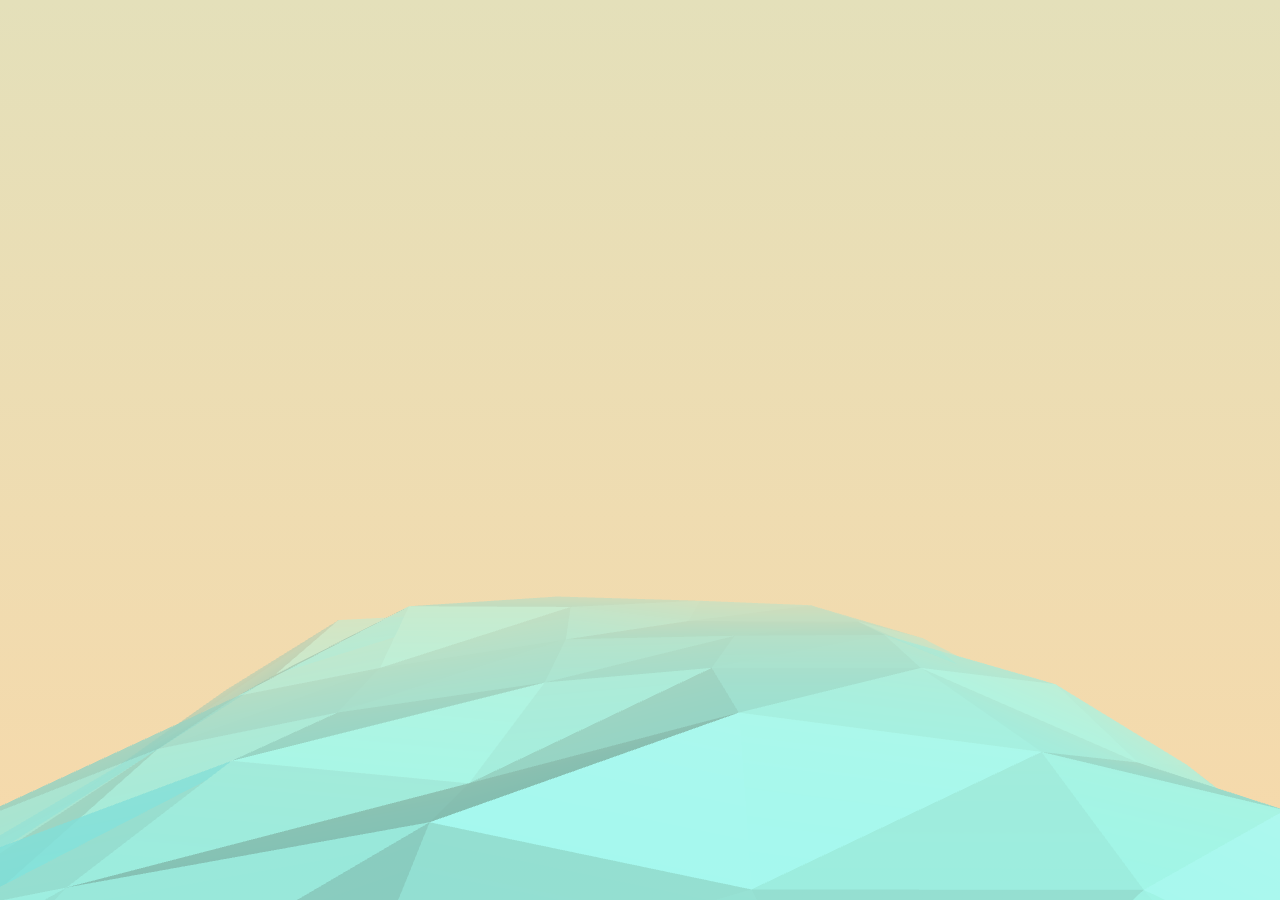
<file: sea_waves.html>
<html>

<head>
  <title>Clouds</title>
</head>

<body>
  <div id="world"></div>
  <script src="js/three.js"></script>
  <link rel="stylesheet" type="text/css" href="css/home.css">
  <script>
  //COLORS
  var Colors = {
    red: 0xf25346,
    white: 0xd8d0d1,
    brown: 0x59332e,
    pink: 0xF5986E,
    brownDark: 0x23190f,
    blue: 0x68c3c0,
  };

  // THREEJS RELATED VARIABLES

  var scene,
    camera, fieldOfView, aspectRatio, nearPlane, farPlane,
    renderer, container;

  //SCREEN & MOUSE VARIABLES

  var HEIGHT, WIDTH,
    mousePos = {
      x: 0,
      y: 0
    };

  //INIT THREE JS, SCREEN AND MOUSE EVENTS

  function createScene() {

    HEIGHT = window.innerHeight;
    WIDTH = window.innerWidth;

    scene = new THREE.Scene();
    aspectRatio = WIDTH / HEIGHT;
    fieldOfView = 60;
    nearPlane = 1;
    farPlane = 10000;
    camera = new THREE.PerspectiveCamera(
      fieldOfView,
      aspectRatio,
      nearPlane,
      farPlane
    );
    scene.fog = new THREE.Fog(0xf7d9aa, 100, 950);
    camera.position.x = 0;
    camera.position.z = 200;
    camera.position.y = 100;

    renderer = new THREE.WebGLRenderer({
      alpha: true,
      antialias: true
    });
    renderer.setSize(WIDTH, HEIGHT);
    renderer.shadowMap.enabled = true;
    container = document.getElementById('world');
    container.appendChild(renderer.domElement);

    window.addEventListener('resize', handleWindowResize, false);
  }

  // HANDLE SCREEN EVENTS

  function handleWindowResize() {
    HEIGHT = window.innerHeight;
    WIDTH = window.innerWidth;
    renderer.setSize(WIDTH, HEIGHT);
    camera.aspect = WIDTH / HEIGHT;
    camera.updateProjectionMatrix();
  }


  // LIGHTS

  var ambientLight, hemisphereLight, shadowLight;

  function createLights() {

    hemisphereLight = new THREE.HemisphereLight(0xaaaaaa, 0x000000, .9)
    shadowLight = new THREE.DirectionalLight(0xffffff, .9);
    shadowLight.position.set(150, 350, 350);
    shadowLight.castShadow = true;
    shadowLight.shadow.camera.left = -400;
    shadowLight.shadow.camera.right = 400;
    shadowLight.shadow.camera.top = 400;
    shadowLight.shadow.camera.bottom = -400;
    shadowLight.shadow.camera.near = 1;
    shadowLight.shadow.camera.far = 1000;
    shadowLight.shadow.mapSize.width = 2048;
    shadowLight.shadow.mapSize.height = 2048;

    scene.add(hemisphereLight);
    scene.add(shadowLight);
  }

  Sea = function() {
    var geom = new THREE.CylinderGeometry(600, 600, 800, 40, 10);
    geom.applyMatrix(new THREE.Matrix4().makeRotationX(-Math.PI / 2));
    geom.mergeVertices();
    var l = geom.vertices.length;

    this.waves = [];

    for (var i = 0; i < l; i++) {
      var v = geom.vertices[i];
      this.waves.push({
        y: v.y,
        x: v.x,
        z: v.z,
        ang: Math.random() * Math.PI * 2,
        amp: 5 + Math.random() * 15,
        speed: 0.016 + Math.random() * 0.032
      });
    };
    var mat = new THREE.MeshPhongMaterial({
      color: Colors.blue,
      transparent: true,
      opacity: .8,
      shading: THREE.FlatShading,

    });

    this.mesh = new THREE.Mesh(geom, mat);
    this.mesh.receiveShadow = true;

  }

  Sea.prototype.moveWaves = function() {
    var verts = this.mesh.geometry.vertices;
    var l = verts.length;
    for (var i = 0; i < l; i++) {
      var v = verts[i];
      var vprops = this.waves[i];
      v.x = vprops.x + Math.cos(vprops.ang) * vprops.amp;
      v.y = vprops.y + Math.sin(vprops.ang) * vprops.amp;
      vprops.ang += vprops.speed;
    }
    this.mesh.geometry.verticesNeedUpdate = true;
    sea.mesh.rotation.z += .005;
  }


  // 3D Models
  var sea;

  function createSea() {
    sea = new Sea();
    sea.mesh.position.y = -600;
    scene.add(sea.mesh);
  }

  function loop() {
    sea.mesh.rotation.z += .005;
    renderer.render(scene, camera);
    requestAnimationFrame(loop);
  }


  function init(event) {
    document.addEventListener('mousemove', handleMouseMove, false);
    createScene();
    createLights();
    createSea();
    sea.moveWaves();
    updateCameraFov();
    loop();
  }

  function updateCameraFov() {
    camera.fov = normalize(mousePos.x, -1, 1, 40, 80);
    camera.updateProjectionMatrix();
  }

  function normalize(v, vmin, vmax, tmin, tmax) {
    var nv = Math.max(Math.min(v, vmax), vmin);
    var dv = vmax - vmin;
    var pc = (nv - vmin) / dv;
    var dt = tmax - tmin;
    var tv = tmin + (pc * dt);
    return tv;
  }

  // HANDLE MOUSE EVENTS

  var mousePos = {
    x: 0,
    y: 0
  };

  function handleMouseMove(event) {
    var tx = -1 + (event.clientX / WIDTH) * 2;
    var ty = 1 - (event.clientY / HEIGHT) * 2;
    mousePos = {
      x: tx,
      y: ty
    };
  }

  window.addEventListener('load', init, false);
  </script>
</body>

</html>
</file>
<file: css/home.css>
/*You can simply style it like the following to make it fill the entire viewport:
*/

  #world {
    position: absolute;
    width: 100%;
    height: 100%;
    overflow: hidden;
    background: linear-gradient(#e4e0ba, #f7d9aa);
  }

  body {
    margin: 0;
  }
</file>
